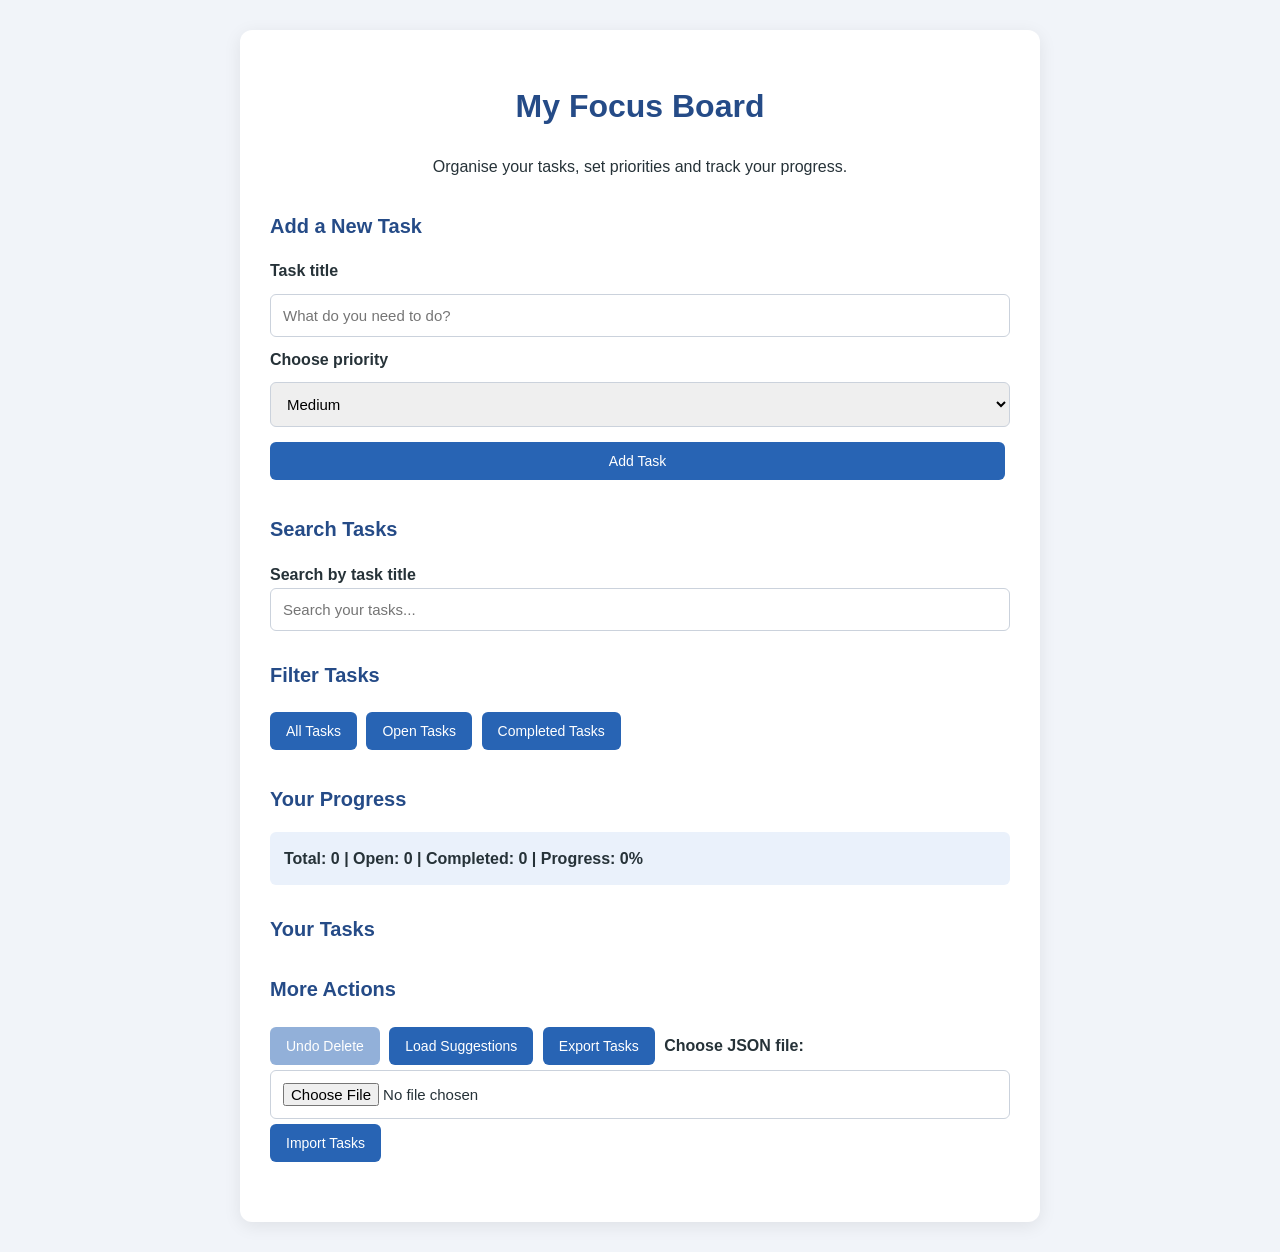
<file: index.html>
<!DOCTYPE html>
<html lang="en">
<head>
  <meta charset="UTF-8">
  <meta name="viewport" content="width=device-width, initial-scale=1.0">

  <title>My Focus Board</title>

  <link rel="stylesheet" href="styles.css">
</head>

<body>

  <main class="container">

    <header>
      <h1>My Focus Board</h1>
      <p>Organise your tasks, set priorities and track your progress.</p>
    </header>

    <section aria-labelledby="add-heading">
      <h2 id="add-heading">Add a New Task</h2>

      <form id="task-form">

        <label for="task-input">Task title</label>
        <input
          type="text"
          id="task-input"
          placeholder="What do you need to do?"
          maxlength="80"
          required
        >

        <label for="task-priority">Choose priority</label>
        <select id="task-priority">
          <option value="Low">Low</option>
          <option value="Medium" selected>Medium</option>
          <option value="High">High</option>
        </select>

        <button type="submit">Add Task</button>

      </form>

      <p id="app-message" role="status" aria-live="polite"></p>
    </section>

    <section aria-labelledby="search-heading">
      <h2 id="search-heading">Search Tasks</h2>

      <label for="task-search">Search by task title</label>
      <input
        type="search"
        id="task-search"
        placeholder="Search your tasks..."
      >
    </section>

    <section aria-labelledby="filter-heading">
      <h2 id="filter-heading">Filter Tasks</h2>

      <button type="button" data-filter="all">All Tasks</button>
      <button type="button" data-filter="open">Open Tasks</button>
      <button type="button" data-filter="completed">Completed Tasks</button>
    </section>

    <section aria-labelledby="progress-heading">
      <h2 id="progress-heading">Your Progress</h2>

      <p id="task-stats">
        Total: 0 | Open: 0 | Completed: 0 | Progress: 0%
      </p>
    </section>

    <section aria-labelledby="tasks-heading">
      <h2 id="tasks-heading">Your Tasks</h2>

      <ul id="task-list">
      </ul>
    </section>

    <section aria-labelledby="actions-heading">
      <h2 id="actions-heading">More Actions</h2>

      <button type="button" id="undo-delete" disabled>
        Undo Delete
      </button>

      <button type="button" id="load-suggestions">
        Load Suggestions
      </button>
      <button type="button" id="export-tasks">
  Export Tasks
</button>

<label for="import-file">Choose JSON file:</label>

<input
  type="file"
  id="import-file"
  accept=".json,application/json"
>

<button type="button" id="import-tasks">
  Import Tasks
</button>

    </section>

  </main>

  <script type="module" src="./src/app.js"></script>


</body>
</html>
</file>
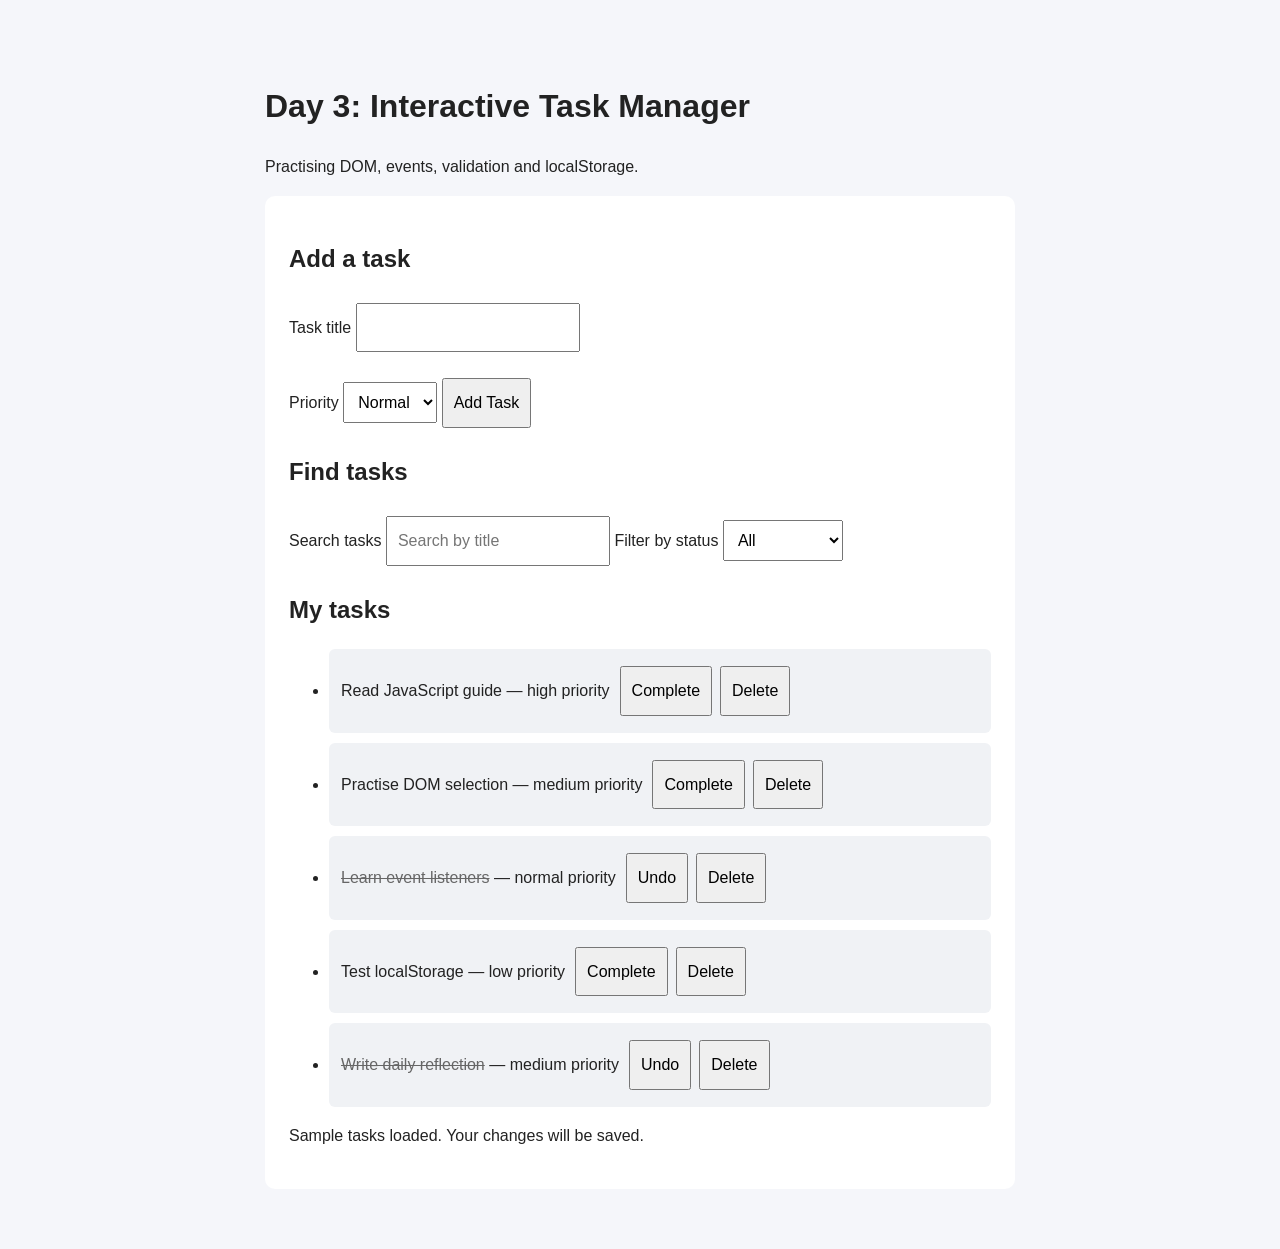
<file: src/day3-practice.html>
<!DOCTYPE html>
<html lang="en">
<head>
  <meta charset="UTF-8">
  <meta name="viewport" content="width=device-width, initial-scale=1.0">
  <title>Day 3 - Interactive Task Manager</title>
  <style>
    body {
      font-family: Arial, sans-serif;
      max-width: 750px;
      margin: 40px auto;
      padding: 20px;
      line-height: 1.6;
      background: #f5f6fa;
      color: #222;
    }

    main {
      background: white;
      padding: 24px;
      border-radius: 10px;
    }

    input, select, button {
      padding: 10px;
      margin: 5px 0;
      font: inherit;
    }

    input, select {
      max-width: 100%;
    }

    button {
      cursor: pointer;
    }

    li {
      padding: 12px;
      margin: 10px 0;
      background: #f0f2f5;
      border-radius: 6px;
    }

    li.completed .task-title {
      text-decoration: line-through;
      color: #666;
    }

    .error {
      color: #b00020;
    }

    .success {
      color: #176b35;
    }

    :focus-visible {
      outline: 3px solid #2457c5;
      outline-offset: 3px;
    }

    .task-actions {
      display: inline-flex;
      gap: 8px;
      margin-left: 10px;
    }
  </style>
  <script type="module" src="./day3-practice.js" defer></script>
  

</head>
<body>
  <header>
    <h1>Day 3: Interactive Task Manager</h1>
    <p>Practising DOM, events, validation and localStorage.</p>
  </header>

  <main>
    <section aria-labelledby="add-heading">
      <h2 id="add-heading">Add a task</h2>

      <form id="task-form">
        <label for="task-title">Task title</label>
        <input
          type="text"
          id="task-title"
          name="title"
          maxlength="80"
          required
          aria-describedby="title-error"
        >

        <p id="title-error" class="error" aria-live="polite"></p>

        <label for="task-priority">Priority</label>
        <select id="task-priority" name="priority">
          <option value="normal">Normal</option>
          <option value="high">High</option>
          <option value="low">Low</option>
        </select>

        <button type="submit">Add Task</button>
      </form>
    </section>

    <section aria-labelledby="filter-heading">
      <h2 id="filter-heading">Find tasks</h2>

      <label for="search-input">Search tasks</label>
      <input type="search" id="search-input" placeholder="Search by title">

      <label for="status-filter">Filter by status</label>
      <select id="status-filter">
        <option value="all">All</option>
        <option value="open">Open</option>
        <option value="completed">Completed</option>
      </select>
    </section>

    <section aria-labelledby="list-heading">
      <h2 id="list-heading">My tasks</h2>
      <ul id="task-list"></ul>
    </section>

    <p id="app-status" role="status" aria-live="polite"></p>
  </main>
</body>
</html>
</file>
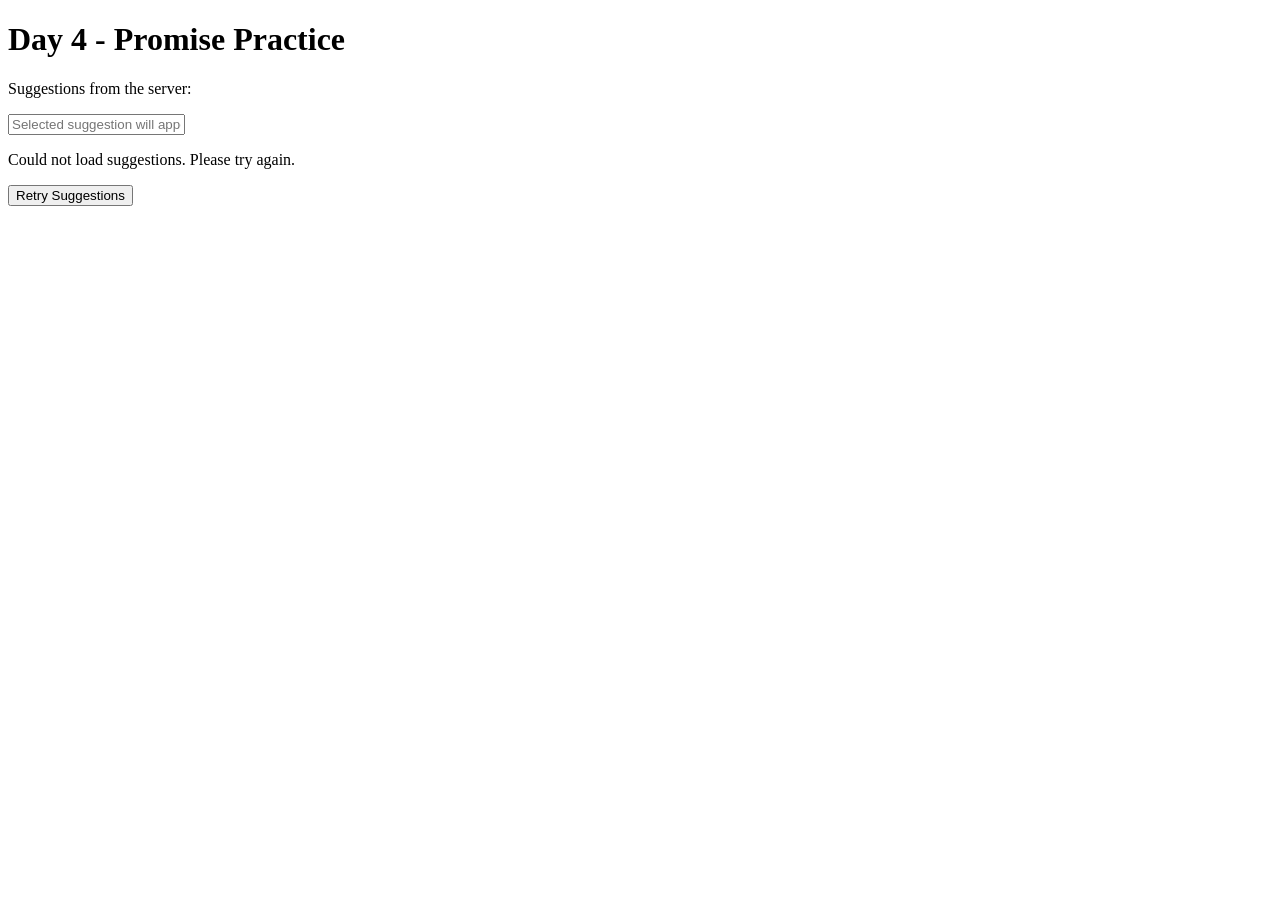
<file: src/day4-practice.html>
<!DOCTYPE html>
<html lang="en">
<head>
  <meta charset="UTF-8">
  <meta name="viewport" content="width=device-width, initial-scale=1.0">
  <title>Day 4 JavaScript Practice</title>
</head>
<body>
  <h1>Day 4 - Promise Practice</h1>
  <p>Suggestions from the server:</p>
<input type="text" id="suggestion-task-title" placeholder="Selected suggestion will appear here">

<ul id="suggestions-list"></ul>
<p id="suggestion-status"></p>

<button id="retry-suggestions" type="button" disabled>
  Retry Suggestions
</button>



  <script type="module" src="./day4-practice.js"></script>
</body>
</html>
</file>
<file: styles.css>
* {
  box-sizing: border-box;
}

body {
  margin: 0;
  padding: 30px 16px;
  font-family: Arial, sans-serif;
  background: #f1f4f9;
  color: #263238;
  line-height: 1.6;
}

.container {
  max-width: 800px;
  margin: 0 auto;
  padding: 30px;
  background: #ffffff;
  border-radius: 12px;
  box-shadow: 0 4px 18px rgba(0, 0, 0, 0.08);
}

header {
  text-align: center;
  margin-bottom: 30px;
}

h1 {
  color: #254b87;
  font-size: 32px;
}

h2 {
  margin-top: 28px;
  color: #254b87;
  font-size: 20px;
}

section {
  margin-bottom: 25px;
}

form {
  display: grid;
  gap: 10px;
}

label {
  font-weight: bold;
}

input,
select {
  width: 100%;
  padding: 12px;
  border: 1px solid #cbd2dc;
  border-radius: 6px;
  font-size: 15px;
}

button {
  margin: 5px 5px 5px 0;
  padding: 11px 16px;
  border: none;
  border-radius: 6px;
  background: #2864b4;
  color: white;
  font-size: 14px;
  cursor: pointer;
}

button:hover {
  background: #17477f;
}

button:focus-visible,
input:focus-visible,
select:focus-visible {
  outline: 3px solid #f0ad4e;
  outline-offset: 2px;
}

button:disabled {
  opacity: 0.5;
  cursor: not-allowed;
}

#app-message {
  color: #254b87;
  font-weight: bold;
}

#task-stats {
  padding: 14px;
  background: #eaf1fb;
  border-radius: 6px;
  font-weight: bold;
}

#task-list {
  padding: 0;
  list-style: none;
}

#task-list li {
  display: flex;
  flex-wrap: wrap;
  align-items: center;
  gap: 8px;
  margin-bottom: 12px;
  padding: 14px;
  background: #f1f4f9;
  border-radius: 8px;
}

#task-list li span:first-child {
  flex: 1;
  min-width: 130px;
  overflow-wrap: anywhere;
}

@media (max-width: 600px) {
  body {
    padding: 12px;
  }

  .container {
    padding: 18px;
  }

  h1 {
    font-size: 25px;
  }

  #task-list li {
    align-items: flex-start;
  }
}
</file>
